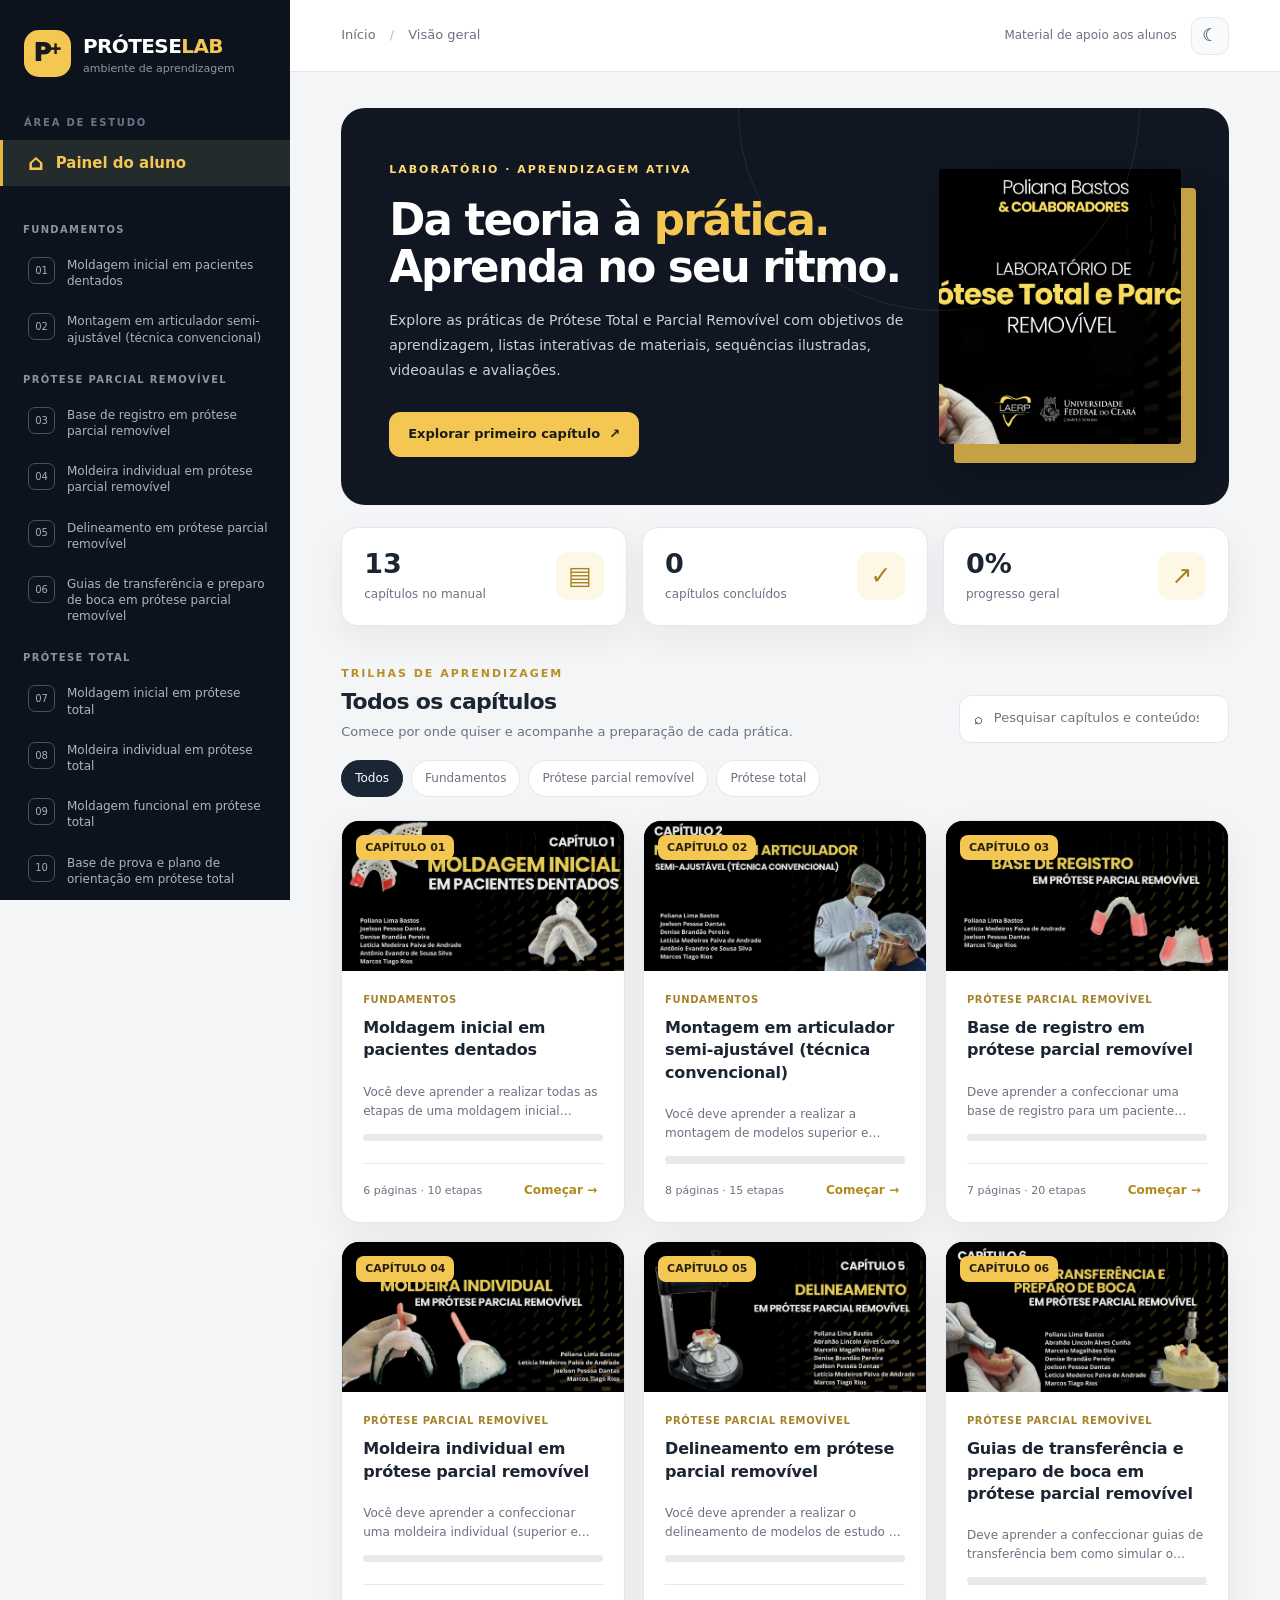
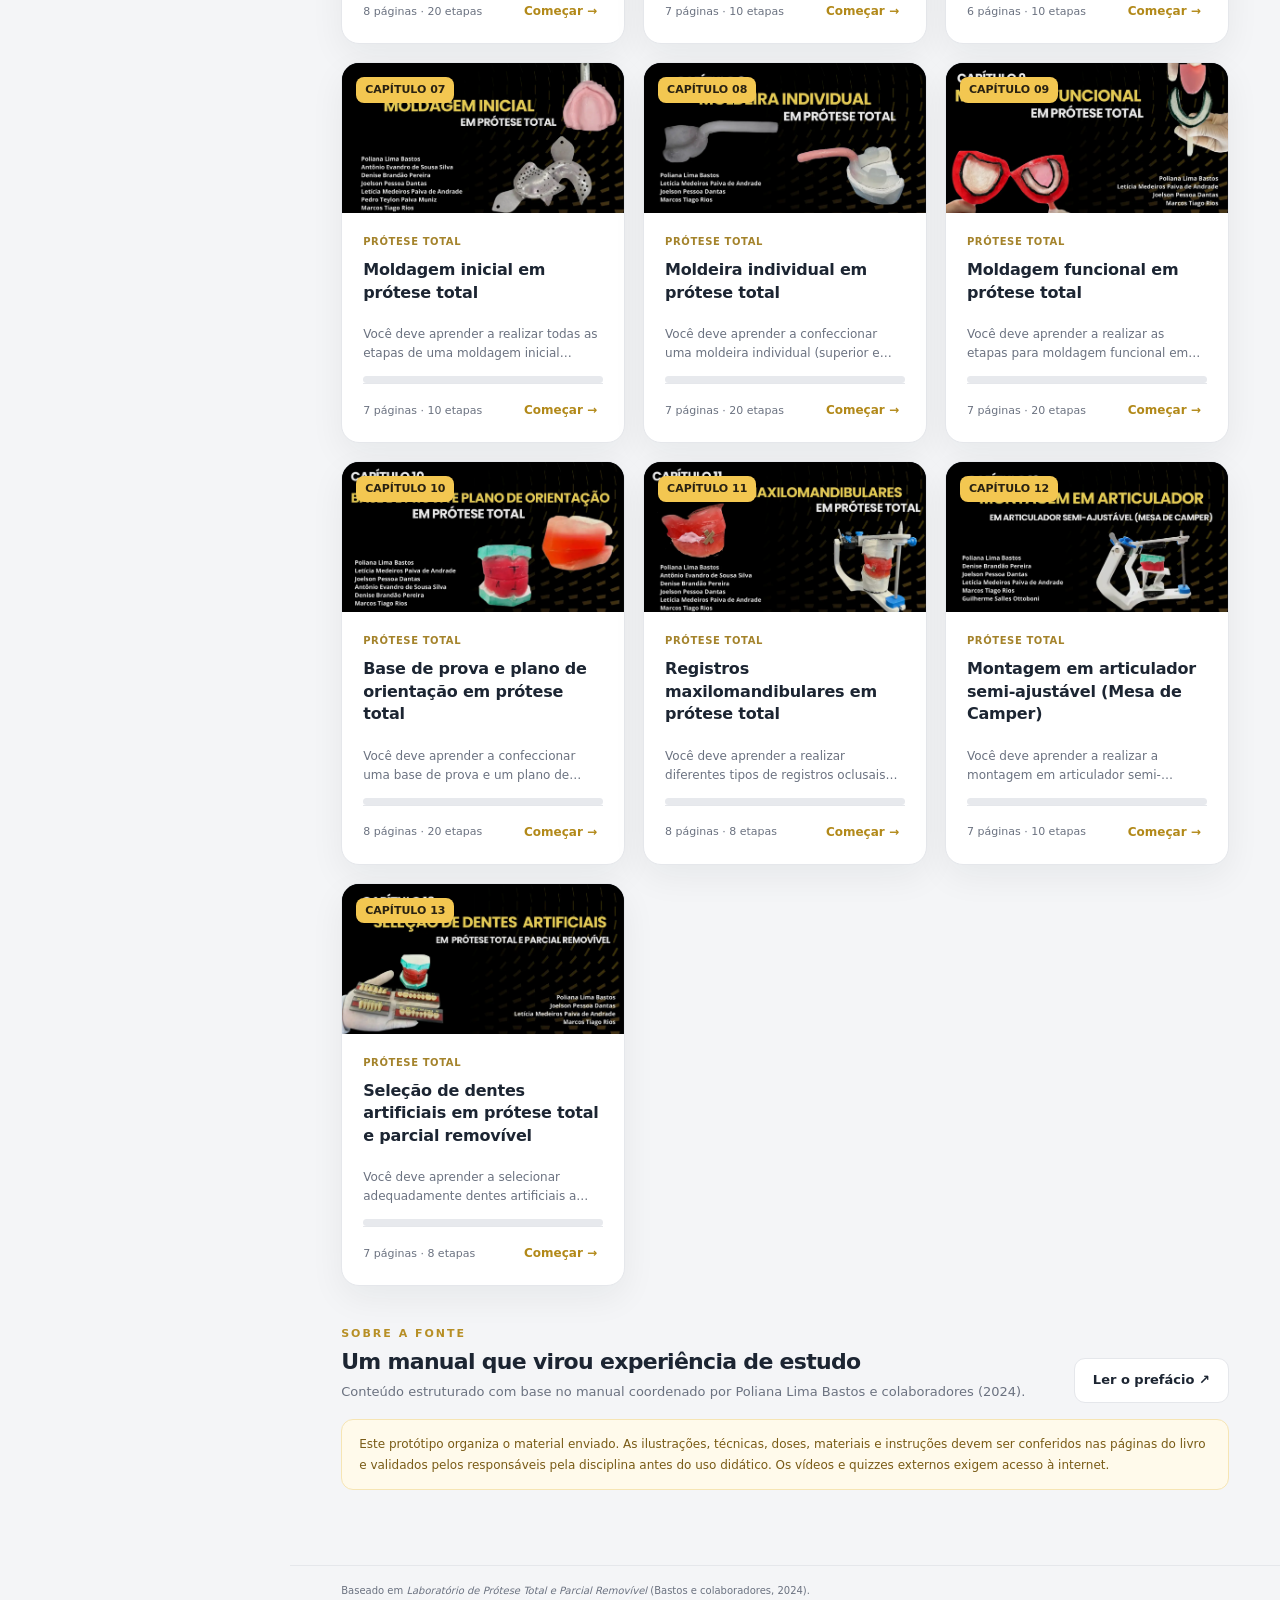
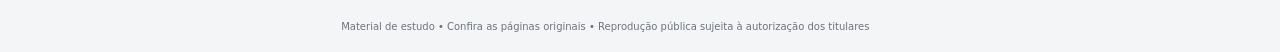
<file: reabilitacao-oral/index.html>
<!doctype html>
<html lang="pt-BR">
<head>
  <meta charset="UTF-8">
  <meta name="viewport" content="width=device-width, initial-scale=1">
  <meta name="theme-color" content="#0c1119">
  <meta name="description" content="Ambiente interativo de estudos do Laboratório de Prótese Total e Parcial Removível, com capítulos, checklists, etapas ilustradas e recursos de aprendizagem.">
  <title>Laboratório Interativo de Prótese | Guia de estudos</title>
  <link rel="stylesheet" href="estilos.css">
</head>
<body>
  <a class="skip" href="#conteudo">Ir para o conteúdo</a>
  <div class="app-shell">
    <aside class="sidebar" id="sidebar" aria-label="Navegação do curso">
      <div class="brand" role="button" tabindex="0" id="brandHome" aria-label="Ir para início">
        <span class="brand-symbol" aria-hidden="true">P<span>+</span></span>
        <span><b>PRÓTESE<span class="accent">LAB</span></b><small>ambiente de aprendizagem</small></span>
      </div>
      <div class="nav-label">ÁREA DE ESTUDO</div>
      <button class="side-home" id="goHome" type="button"><span class="nav-ico">⌂</span> Painel do aluno</button>
      <div id="navChapters"></div>
      <div class="sidebar-bottom"><span class="small-dot"></span> Progresso armazenado neste dispositivo</div>
    </aside>
    <div class="main-shell">
      <header class="topbar">
        <button type="button" id="menuBtn" class="icon-button menu-btn" aria-label="Abrir menu" aria-expanded="false">☰</button>
        <div class="breadcrumbs" id="breadcrumb">Início <span>/</span> Visão geral</div>
        <div class="top-actions">
          <span class="desktop-label">Material de apoio aos alunos</span>
          <button type="button" class="icon-button" id="themeToggle" aria-label="Alternar tema" title="Alternar tema">☾</button>
        </div>
      </header>
      <main id="conteudo" tabindex="-1" aria-live="polite"></main>
      <footer class="site-footer">
        <span>Baseado em <em>Laboratório de Prótese Total e Parcial Removível</em> (Bastos e colaboradores, 2024).</span>
        <span>Material de estudo • Confira as páginas originais • Reprodução pública sujeita à autorização dos titulares</span>
      </footer>
    </div>
  </div>
  <div class="modal-backdrop" id="viewerModal" aria-hidden="true">
    <div class="modal" role="dialog" aria-modal="true" aria-labelledby="modalTitle">
      <div class="modal-header"><strong id="modalTitle">Página do manual</strong><button type="button" id="closeModal" class="icon-button" aria-label="Fechar visualização">✕</button></div>
      <div class="modal-content"><img id="modalImg" alt="Página do livro ampliada"></div>
      <div class="modal-footer"><button class="btn ghost" id="modalPrev" type="button">← Anterior</button><span id="modalCounter"></span><button class="btn ghost" id="modalNext" type="button">Próxima →</button></div>
    </div>
  </div>
  <script src="dados.js"></script>
  <script src="aplicativo.js"></script>
</body>
</html>
</file>
<file: reabilitacao-oral/estilos.css>
:root{--bg:#f4f5f7;--surface:#fff;--surface2:#f9fafb;--ink:#1c2532;--muted:#6b7280;--border:#e5e7eb;--brand:#f3c751;--accent:#d7a820;--sidebar:#0d131d;--shadow:0 12px 35px rgba(23,28,40,.06);--radius:16px}
*{box-sizing:border-box}html{scroll-behavior:smooth}body{margin:0;background:var(--bg);color:var(--ink);font:15px/1.6 system-ui,-apple-system,BlinkMacSystemFont,"Segoe UI",sans-serif}button,input,textarea{font:inherit}button{cursor:pointer}button:focus-visible,a:focus-visible,input:focus-visible,textarea:focus-visible{outline:3px solid #7faadf;outline-offset:3px}a{color:inherit}.skip{position:absolute;top:-70px;z-index:1000;background:#fff;padding:15px}.skip:focus{top:8px}.app-shell{min-height:100vh;display:grid;grid-template-columns:290px minmax(0,1fr)}.sidebar{background:var(--sidebar);color:#c5cbd5;min-height:100vh;position:sticky;top:0;height:100vh;overflow:auto;scrollbar-width:thin;display:flex;flex-direction:column}.brand{padding:30px 24px 38px;display:flex;align-items:center;gap:12px;color:white;cursor:pointer}.brand-symbol{background:#f3c751;color:#16191f;border-radius:15px;display:inline-flex;align-items:center;justify-content:center;font-size:24px;font-weight:950;height:47px;width:47px;letter-spacing:-4px}.brand-symbol span{font-size:15px;align-self:flex-start;margin-top:7px;margin-left:2px;letter-spacing:0}.brand b{font-size:20px;letter-spacing:-.6px}.brand small{font-size:11px;display:block;color:#8c97a7;line-height:1.3}.accent{color:var(--brand)}.nav-label{color:#697588;font-size:10px;font-weight:750;letter-spacing:1.8px;padding:0 24px;margin-bottom:9px}.side-home,.nav-entry{border:0;background:transparent;color:#acb5c2;width:100%;text-align:left;display:flex;align-items:center;gap:12px;padding:12px 20px 12px 25px;border-left:3px solid transparent;line-height:1.35}.side-home{font-weight:650;margin-bottom:22px}.side-home:hover,.nav-entry:hover{background:#1a2431;color:white}.side-home.active,.nav-entry.active{background:#242b2c;color:#f3c751;border-left-color:#e7b83c}.nav-ico{font-size:22px;line-height:1}.nav-group{padding:14px 23px 7px;font-size:10px;color:#8795a4;font-weight:800;letter-spacing:1.35px;text-transform:uppercase}.nav-entry{font-size:12px;align-items:start}.nav-index{display:grid;place-items:center;border:1px solid #465260;color:#a4adba;font-size:10px;min-width:27px;height:27px;border-radius:7px}.nav-entry.active .nav-index{color:#f3c751;border-color:#917831}.nav-title{flex:1}.side-complete{font-size:14px;color:#7cc3a0}.sidebar-bottom{margin-top:auto;padding:24px;color:#8390a0;font-size:11px;display:flex;align-items:center;gap:10px;border-top:1px solid #233040}.small-dot{background:#7dbb9e;border-radius:50%;height:7px;width:7px;flex:none}.main-shell{min-width:0;display:flex;flex-direction:column}.topbar{height:72px;background:var(--surface);border-bottom:1px solid var(--border);display:flex;align-items:center;justify-content:space-between;gap:20px;padding:0 clamp(22px,4vw,60px);position:sticky;top:0;z-index:4}.breadcrumbs{font-size:13px;color:var(--muted);white-space:nowrap;overflow:hidden;text-overflow:ellipsis}.breadcrumbs span{margin:0 10px;color:#b4bac4}.top-actions{display:flex;align-items:center;gap:14px}.desktop-label{font-size:12px;color:var(--muted)}.icon-button{height:38px;min-width:38px;border-radius:11px;background:var(--surface2);color:var(--ink);border:1px solid var(--border);font-size:17px}.menu-btn{display:none}main{max-width:1460px;width:100%;padding:36px clamp(22px,4vw,60px) 75px;flex:1;margin:auto}.eyebrow{font-size:11px;letter-spacing:2px;font-weight:800;color:#b78f25;text-transform:uppercase}.hero{background:#101722;color:white;border-radius:24px;padding:48px;display:grid;grid-template-columns:minmax(0,1.4fr) minmax(210px,.65fr);gap:30px;overflow:hidden;position:relative;min-height:345px}.hero:before{content:'';position:absolute;width:400px;height:400px;border:1px solid #7f6e39;border-radius:50%;right:10%;top:-50%;opacity:.22}.hero h1{font-size:clamp(32px,3.4vw,54px);line-height:1.09;letter-spacing:-1.8px;margin:17px 0 16px;max-width:660px}.hero p{font-size:14px;line-height:1.8;color:#cbd0d8;max-width:610px}.hero img{height:275px;align-self:center;justify-self:center;width:100%;max-width:275px;object-fit:cover;box-shadow:15px 19px 0 #c4a142,20px 28px 35px #0005;border-radius:4px}.hero .btn{margin-top:15px}.hero .eyebrow{color:#ffda76}.btn{display:inline-flex;align-items:center;justify-content:center;gap:9px;text-decoration:none;background:var(--brand);border:1px solid var(--brand);color:#1d1c18;padding:11px 18px;border-radius:11px;font-weight:750;font-size:13px}.btn:hover{filter:brightness(.97)}.btn:disabled{opacity:.4;cursor:not-allowed}.btn.ghost{background:var(--surface);border-color:var(--border);color:var(--ink)}.btn.dark{background:#1f2937;color:white;border-color:#1f2937}.btn.sm{padding:8px 11px;font-size:12px}.section-head{display:flex;align-items:end;justify-content:space-between;gap:15px;margin:34px 0 16px}.section-head h2{margin:0;font-size:22px;letter-spacing:-.7px}.section-head p{margin:3px 0 0;font-size:13px;color:var(--muted)}.stats{display:grid;grid-template-columns:repeat(3,1fr);gap:15px;margin-top:22px}.stat{background:var(--surface);border:1px solid var(--border);border-radius:16px;padding:20px 22px;display:flex;align-items:center;justify-content:space-between;box-shadow:var(--shadow)}.stat b{font-size:27px;display:block;line-height:1.2}.stat span{font-size:12px;color:var(--muted)}.stat-icon{border-radius:13px;font-size:25px;background:#fdf7e5;color:#a78323;width:48px;height:48px;display:grid;place-items:center}.searchbox{display:flex;gap:9px;align-items:center;background:var(--surface);border:1px solid var(--border);padding:11px 14px;border-radius:12px;min-width:270px}.searchbox input{border:0;background:transparent;outline:0;color:var(--ink);font-size:13px;width:100%;min-width:0}.filters{display:flex;align-items:center;gap:8px;flex-wrap:wrap;margin:17px 0 23px}.filter{border:1px solid var(--border);background:var(--surface);color:var(--muted);padding:8px 13px;border-radius:999px;font-size:12px}.filter.active{background:#1a2633;color:white;border-color:#1a2633}.cards{display:grid;grid-template-columns:repeat(3,minmax(0,1fr));gap:18px}.lesson-card{border:1px solid var(--border);background:var(--surface);border-radius:18px;box-shadow:var(--shadow);overflow:hidden;display:flex;flex-direction:column;transition:transform .2s,border-color .2s}.lesson-card:hover{transform:translateY(-3px);border-color:#d7a820}.lesson-img{height:150px;overflow:hidden;position:relative;background:#131a24}.lesson-img img{width:100%;height:100%;object-fit:cover;object-position:center;filter:brightness(.92)}.lesson-img .number{position:absolute;left:14px;top:14px;padding:4px 9px;border-radius:8px;background:var(--brand);font-size:11px;font-weight:900;color:#292212}.lesson-content{padding:21px;display:flex;flex:1;flex-direction:column}.tag{font-size:10px;letter-spacing:.6px;color:#a4832b;text-transform:uppercase;font-weight:800}.lesson-content h3{font-size:16px;line-height:1.4;margin:9px 0;min-height:44px;letter-spacing:-.2px}.lesson-content p{font-size:12px;color:var(--muted);line-height:1.6;overflow:hidden;display:-webkit-box;-webkit-line-clamp:2;-webkit-box-orient:vertical;min-height:39px}.lesson-meta{display:flex;align-items:center;justify-content:space-between;border-top:1px solid var(--border);margin-top:auto;padding-top:16px;gap:5px}.lesson-meta span{font-size:11px;color:var(--muted)}.lesson-meta button{background:transparent;border:0;color:#b28919;font-size:12px;font-weight:800}.progress-track{background:#e7e9ed;border-radius:99px;height:7px;overflow:hidden}.progress-fill{display:block;height:100%;background:linear-gradient(90deg,#e7b43a,#f3d06a);border-radius:inherit;transition:width .25s}.module-top{display:flex;gap:9px;flex-wrap:wrap;margin-bottom:20px}.pill{background:var(--surface);border:1px solid var(--border);border-radius:999px;padding:5px 12px;font-size:11px;color:var(--muted);font-weight:700}.module-hero{display:grid;grid-template-columns:1fr auto;gap:30px;align-items:center}.module-hero h1{font-size:clamp(28px,3vw,42px);line-height:1.17;letter-spacing:-1.35px;max-width:810px;margin:11px 0 15px}.module-hero p{max-width:850px;line-height:1.8;color:var(--muted);font-size:14px}.completion-btn{white-space:nowrap}.module-bar{margin:20px 0 28px;background:var(--surface);border:1px solid var(--border);border-radius:14px;padding:14px 18px;display:flex;gap:14px;align-items:center}.module-bar strong{font-size:13px;white-space:nowrap}.module-bar .progress-track{flex:1}.module-bar small{color:var(--muted);font-size:12px;white-space:nowrap}.tabs{display:flex;align-items:center;gap:4px;overflow-x:auto;border-bottom:1px solid var(--border);margin:20px 0 26px;scrollbar-width:thin}.tab{white-space:nowrap;border:none;background:transparent;border-bottom:3px solid transparent;padding:13px 17px;color:var(--muted);font-size:13px;font-weight:700}.tab.active{color:#99781d;border-color:#d0a228}.panel{background:var(--surface);border:1px solid var(--border);border-radius:18px;padding:25px;box-shadow:var(--shadow)}.panel h2{font-size:20px;letter-spacing:-.5px;margin:0 0 9px}.panel h3{font-size:15px}.panel p{color:var(--muted)}.panel-topline{font-size:11px;text-transform:uppercase;color:#ae8320;letter-spacing:1.6px;font-weight:800}.objective{border-left:4px solid var(--brand);background:var(--surface2);padding:18px 21px;border-radius:0 13px 13px 0;font-size:15px;line-height:1.85;color:var(--ink);margin:18px 0}.two-col{display:grid;grid-template-columns:1fr 1fr;gap:20px}.resource{border:1px solid var(--border);border-radius:14px;padding:23px;background:var(--surface2)}.resource h3{margin:2px 0 5px}.resource p{font-size:12px;line-height:1.7}.resource .btn{margin-top:12px}.resource-icon{font-size:26px}.notice{background:#fffaeb;border:1px solid #f6e5b4;border-radius:12px;padding:14px 17px;font-size:12px;line-height:1.7;color:#795b16}.notice a{font-weight:750}.check-head{display:flex;align-items:center;justify-content:space-between;gap:12px}.check-grid{display:grid;grid-template-columns:1fr 1fr;gap:25px;margin-top:15px}.check-col h3{font-size:14px;margin:0 0 15px}.check-item{display:flex;align-items:start;gap:11px;border:1px solid var(--border);border-radius:10px;margin:9px 0;padding:11px 12px;cursor:pointer;font-size:12px;background:var(--surface2);line-height:1.4}.check-item input{accent-color:#c39e33;width:17px;height:17px;flex:none;margin:0}.check-item.checked{background:#f9f8ed;color:#84784d;text-decoration:line-through}.steps{display:grid;gap:12px}.step{border:1px solid var(--border);border-radius:13px;background:var(--surface2);padding:16px;display:grid;grid-template-columns:40px 1fr;gap:12px}.step-index{font-size:14px;font-weight:800;color:#9a771d;background:#fff3c9;border-radius:10px;width:37px;height:37px;display:grid;place-items:center}.step p{margin:0 0 10px;white-space:normal;font-size:13px;line-height:1.7;color:var(--ink)}.step-ref{font-size:11px;color:#97772a;border:0;background:none;padding:0;font-weight:700}.reader-toolbar{display:flex;align-items:center;justify-content:space-between;flex-wrap:wrap;gap:12px;margin:12px 0 18px}.reader-toolbar .btn{padding:8px 12px}.reader-page{border:1px solid var(--border);background:#10151f;border-radius:14px;overflow:hidden;cursor:zoom-in;max-width:100%}.reader-page img{width:100%;display:block;object-fit:contain}.reader-strip{display:flex;gap:10px;overflow-x:auto;padding:12px 0}.thumb{border:2px solid transparent;background:var(--surface2);padding:0;border-radius:9px;overflow:hidden;flex:none;width:105px}.thumb.active{border-color:#e0b444}.thumb img{width:100%;display:block}.thumb span{display:block;font-size:11px;padding:4px}.reader-help{color:var(--muted);font-size:12px}.quiz-card{max-width:770px}.options{display:grid;gap:10px;margin-top:17px}.option{padding:13px 15px;text-align:left;border:1px solid var(--border);background:var(--surface2);border-radius:10px;font-size:13px;color:var(--ink)}.option:hover{border-color:#d8b950}.option.good{background:#e5f7ef;border-color:#60ad86;color:#226a45}.option.bad{background:#fff0ef;border-color:#e69c96;color:#99413b}.notes{width:100%;min-height:180px;resize:vertical;border:1px solid var(--border);border-radius:12px;padding:15px;line-height:1.6;color:var(--ink);background:var(--surface2)}.empty{padding:50px 30px;border:1px dashed var(--border);border-radius:14px;text-align:center;color:var(--muted);grid-column:1/-1}.site-footer{border-top:1px solid var(--border);padding:17px clamp(22px,4vw,60px);font-size:10px;color:var(--muted);display:flex;justify-content:space-between;gap:20px;flex-wrap:wrap}.site-footer span{max-width:650px}.modal-backdrop{display:none;position:fixed;inset:0;background:#080b10ea;z-index:20;align-items:center;justify-content:center;padding:20px}.modal-backdrop.open{display:flex}.modal{width:min(1280px,96vw);height:min(94vh,900px);background:var(--surface);border-radius:14px;display:flex;flex-direction:column;overflow:hidden}.modal-header,.modal-footer{padding:12px 20px;display:flex;align-items:center;justify-content:space-between;gap:15px}.modal-footer{border-top:1px solid var(--border)}.modal-content{flex:1;min-height:0;overflow:auto;background:#12151c;display:grid;place-items:center}.modal-content img{max-width:100%;max-height:none;width:100%;object-fit:contain}.modal-footer span{font-size:12px}.overlay{display:none}.dark{--bg:#101720;--surface:#18222e;--surface2:#1d2b37;--ink:#e5eaf2;--muted:#a5b0bd;--border:#2b3947;--sidebar:#0b1118;--shadow:0 8px 30px #0002}.dark .stat-icon{background:#37321e}.dark .filter.active{background:#d9ae36;border-color:#d9ae36;color:#171717}.dark .notice{background:#393321;border-color:#675627;color:#f0d58e}.dark .check-item.checked{background:#2b352c;color:#99a48a}.dark .step-index{background:#524326;color:#ffda87}.dark .option.good{background:#1d4237;color:#a4ddc2}.dark .option.bad{background:#4d2a30;color:#f2bbbb}
@media(max-width:1200px){.app-shell{grid-template-columns:255px minmax(0,1fr)}.cards{grid-template-columns:repeat(2,minmax(0,1fr))}.hero{padding:36px}.hero img{height:230px;max-width:230px}}
@media(max-width:850px){.app-shell{grid-template-columns:minmax(0,1fr)}.sidebar{position:fixed;left:0;top:0;bottom:0;width:290px;z-index:12;transform:translateX(-100%);transition:transform .2s}.sidebar.open{transform:translateX(0)}.overlay{display:block;position:fixed;inset:0;z-index:11;background:#0008}.menu-btn{display:block}.desktop-label{display:none}.topbar{padding:0 20px}.hero{grid-template-columns:1fr auto}.hero img{height:190px;max-width:190px}.stats{grid-template-columns:repeat(3,1fr)}.stat{padding:15px}.stat-icon{display:none}.module-hero{grid-template-columns:1fr}}
@media(max-width:620px){main{padding:19px 16px 55px}.hero{padding:27px;grid-template-columns:1fr;min-height:0}.hero img{display:none}.hero h1{font-size:33px}.stats{grid-template-columns:1fr;gap:9px}.stat-icon{display:grid}.cards{grid-template-columns:1fr}.section-head{flex-direction:column;align-items:start}.searchbox{min-width:0;width:100%}.two-col,.check-grid{grid-template-columns:1fr}.panel{padding:18px}.module-bar{gap:8px;flex-wrap:wrap}.module-bar .progress-track{min-width:100%}.module-hero h1{font-size:30px}.tab{padding:12px}.modal-backdrop{padding:0}.modal{width:100%;height:100%;border-radius:0}.reader-strip .thumb{width:84px}.site-footer{padding:18px}}
</file>
